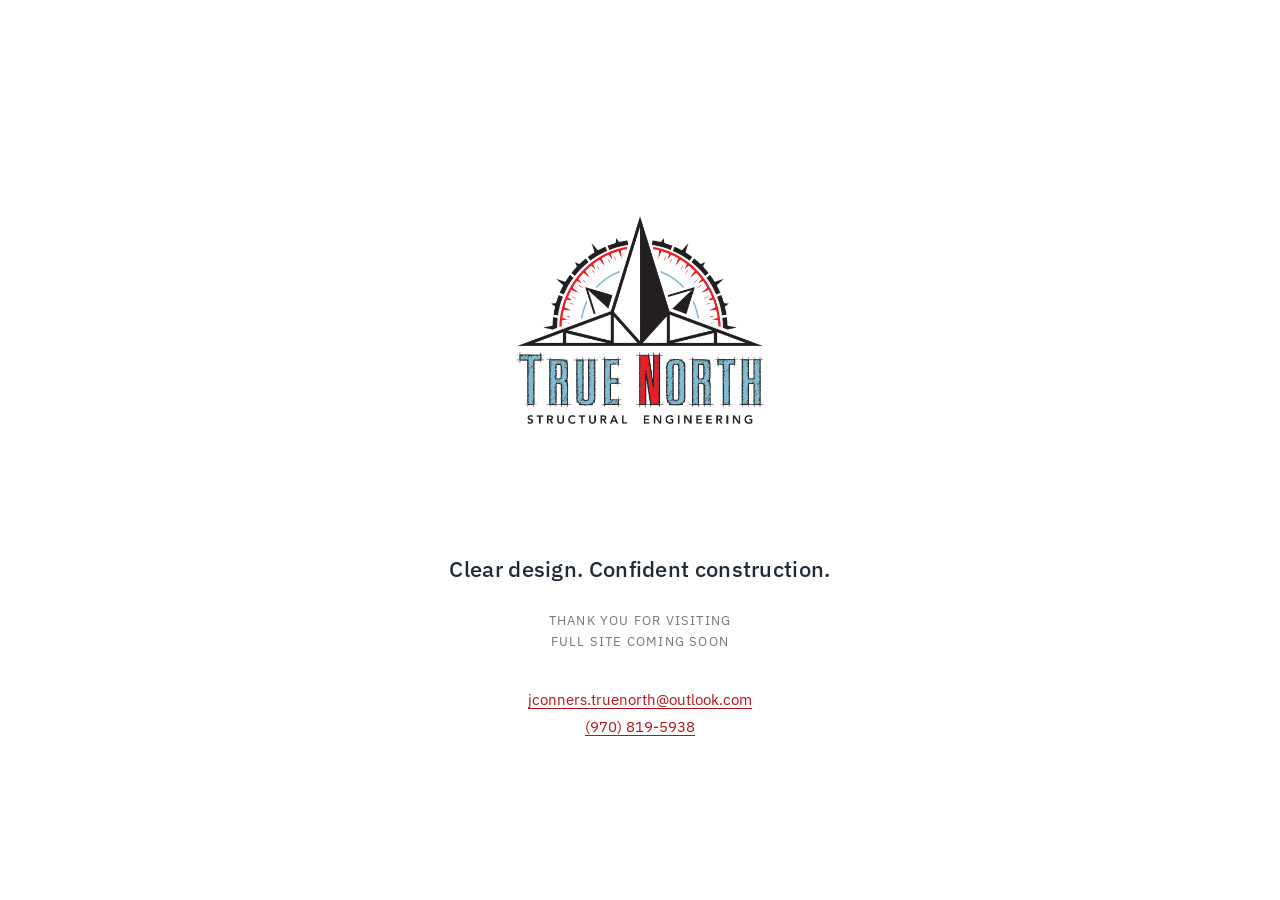
<file: index.html>
<!DOCTYPE html>
<html>
<head>
  <meta charset="UTF-8">
  <title>True North Structural Engineering</title>
  <meta name="viewport" content="width=device-width, initial-scale=1.0">

  <!-- IBM Plex Sans -->
  <link href="https://fonts.googleapis.com/css2?family=IBM+Plex+Sans:wght@400;500&display=swap" rel="stylesheet">

  <style>
    body {
      margin: 0;
      background-color: #ffffff;
      display: flex;
      justify-content: center;
      align-items: center;
      height: 100vh;
      font-family: 'IBM Plex Sans', sans-serif;
      text-align: center;
      color: #1f2a37;
    }

    .container {
      max-width: 720px;
      padding: 20px;
    }

    img {
      max-width: 320px;
      height: auto;
      margin-bottom: 70px;
    }

    .hero {
      font-size: 22px;
      font-weight: 500; /* slightly firmer */
      letter-spacing: 0.3px;
      margin-bottom: 28px;
      color: #1f2a37;
    }

    .note {
      font-size: 13px;
      letter-spacing: 1.2px;
      text-transform: uppercase;
      color: #777;
      line-height: 1.6;
    }

    .contact {
      font-size: 15px;
      line-height: 1.8;
      margin-top: 34px;
    }

    .contact a {
      color: #B0141A;
      text-decoration: underline;
      text-underline-offset: 3px;
    }

    .contact a:hover {
      color: #7f1d1d;
    }
  </style>
</head>

<body>
  <div class="container">
    <img src="assets/images/truenorthlogo-primary.png" alt="True North Structural Engineering Logo">
    <div class="hero">Clear design. Confident construction.</div>
    <div class="note">
      Thank you for visiting<br>
      Full site coming soon
    </div>
    <div class="contact">
      <a href="mailto:jconners.truenorth@outlook.com">jconners.truenorth@outlook.com</a><br>
      <a href="tel:19708195938">(970) 819-5938</a>
    </div>
  </div>
</body>
</html>
</file>
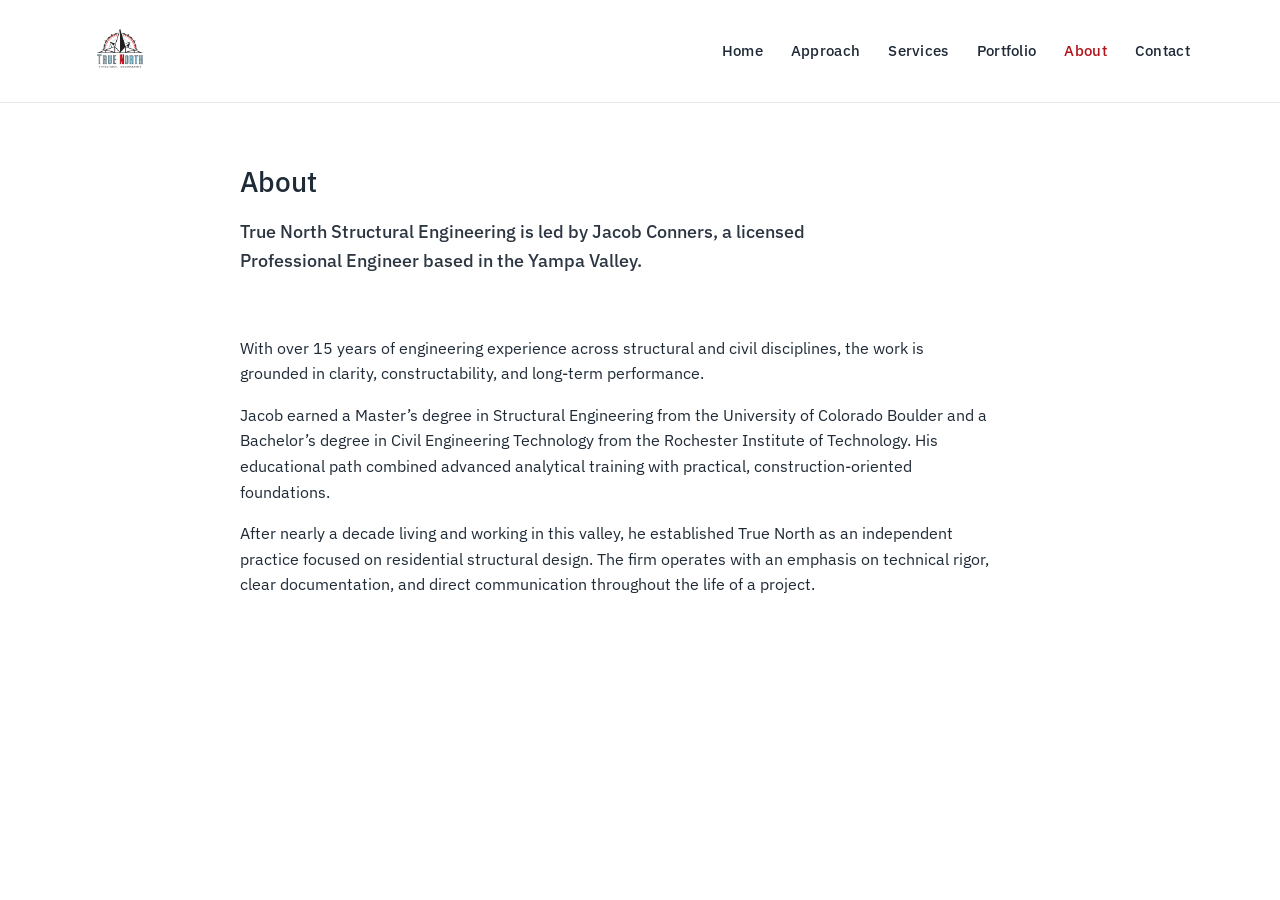
<file: about.html>
<!DOCTYPE html>
<html lang="en">

<head>
    <meta charset="UTF-8">
    <title>About | True North Structural Engineering</title>
    <meta name="viewport" content="width=device-width, initial-scale=1.0">
    <meta name="description"
        content="Learn about Jacob Conners, PE, and the practical, analytical background behind True North Structural Engineering.">
    <link rel="canonical" href="https://truenorthstruct.com/about.html">
    <meta property="og:title" content="About | True North Structural Engineering">
    <meta property="og:description"
        content="A Yampa Valley structural engineering practice led by Jacob Conners, PE, with a focus on clarity, constructability, and long-term performance.">
    <meta property="og:url" content="https://truenorthstruct.com/about.html">
    <meta property="og:type" content="website">
    <meta property="og:site_name" content="True North Structural Engineering">
    <link rel="stylesheet" href="assets/css/styles.css">
</head>

<body>

    <div id="header"></div>

    <main>

        <section class="about-hero">
            <h1>About</h1>
            <p class="about-intro">
                True North Structural Engineering is led by Jacob Conners,
                a licensed Professional Engineer based in the Yampa Valley.
            </p>
        </section>

        <section class="about-body">

            <p>
                With over 15 years of engineering experience across structural and civil disciplines,
                the work is grounded in clarity, constructability, and long-term performance.
            </p>

            <p>
                Jacob earned a Master’s degree in Structural Engineering from the University of Colorado Boulder
                and a Bachelor’s degree in Civil Engineering Technology from the Rochester Institute of Technology.
                His educational path combined advanced analytical training with practical, construction-oriented
                foundations.
            </p>

            <p>
                After nearly a decade living and working in this valley,
                he established True North as an independent practice focused on residential structural design.
                The firm operates with an emphasis on technical rigor, clear documentation,
                and direct communication throughout the life of a project.
            </p>

        </section>

    </main>

    <script src="assets/js/load-header.js"></script>

</body>

</html>
</file>
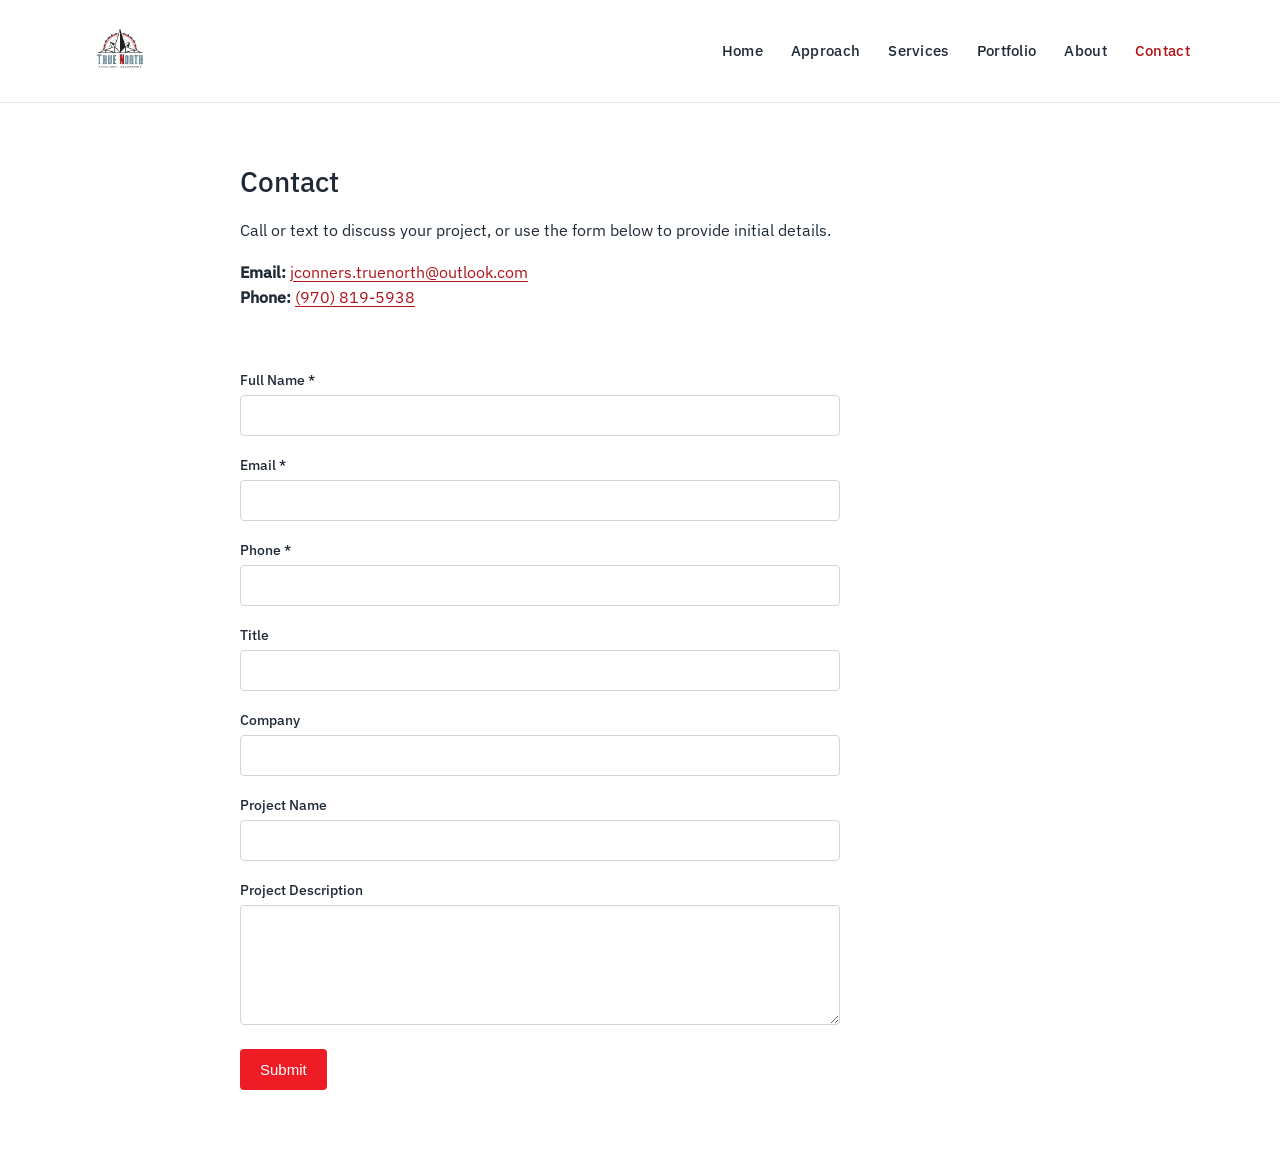
<file: contact.html>
<!DOCTYPE html>
<html lang="en">

<head>
    <meta charset="UTF-8">
    <title>Contact | True North Structural Engineering</title>
    <meta name="viewport" content="width=device-width, initial-scale=1.0">
    <meta name="description"
        content="Contact True North Structural Engineering to discuss residential structural design for homes, remodels, additions, and foundations.">
    <link rel="canonical" href="https://truenorthstruct.com/contact.html">
    <meta property="og:title" content="Contact | True North Structural Engineering">
    <meta property="og:description"
        content="Call, email, or send project details to True North Structural Engineering.">
    <meta property="og:url" content="https://truenorthstruct.com/contact.html">
    <meta property="og:type" content="website">
    <meta property="og:site_name" content="True North Structural Engineering">
    <link rel="stylesheet" href="assets/css/styles.css">
</head>

<body>

    <div id="header"></div>

    <main>

        <section>
            <h1>Contact</h1>

            <p>
                Call or text to discuss your project, or use the form below to provide initial details.
            </p>

            <p>
                <strong>Email:</strong>
                <a href="mailto:jconners.truenorth@outlook.com">
                    jconners.truenorth@outlook.com
                </a>
                <br>
                <strong>Phone:</strong>
                <a href="tel:19708195938">
                    (970) 819-5938
                </a>
            </p>

        </section>

        <section>

            <form action="https://formspree.io/f/mvzvqybz" method="POST">

                <input type="hidden" name="_subject" value="New Inquiry - True North Structural Engineering">
                <input type="hidden" name="_next" value="https://truenorthstruct.com/thank-you.html">

                <div>
                    <label for="name">Full Name *</label>
                    <input id="name" type="text" name="name" required>
                </div>

                <div>
                    <label for="email">Email *</label>
                    <input id="email" type="email" name="email" required>
                </div>

                <div>
                    <label for="phone">Phone *</label>
                    <input id="phone" type="tel" name="phone" required>
                </div>

                <div>
                    <label for="title">Title</label>
                    <input id="title" type="text" name="title">
                </div>

                <div>
                    <label for="company">Company</label>
                    <input id="company" type="text" name="company">
                </div>

                <div>
                    <label for="project">Project Name</label>
                    <input id="project" type="text" name="project">
                </div>

                <div>
                    <label for="message">Project Description</label>
                    <textarea id="message" name="message"></textarea>
                </div>

                <button type="submit">Submit</button>

            </form>

        </section>

    </main>

    <script src="assets/js/load-header.js"></script>

</body>

</html>
</file>
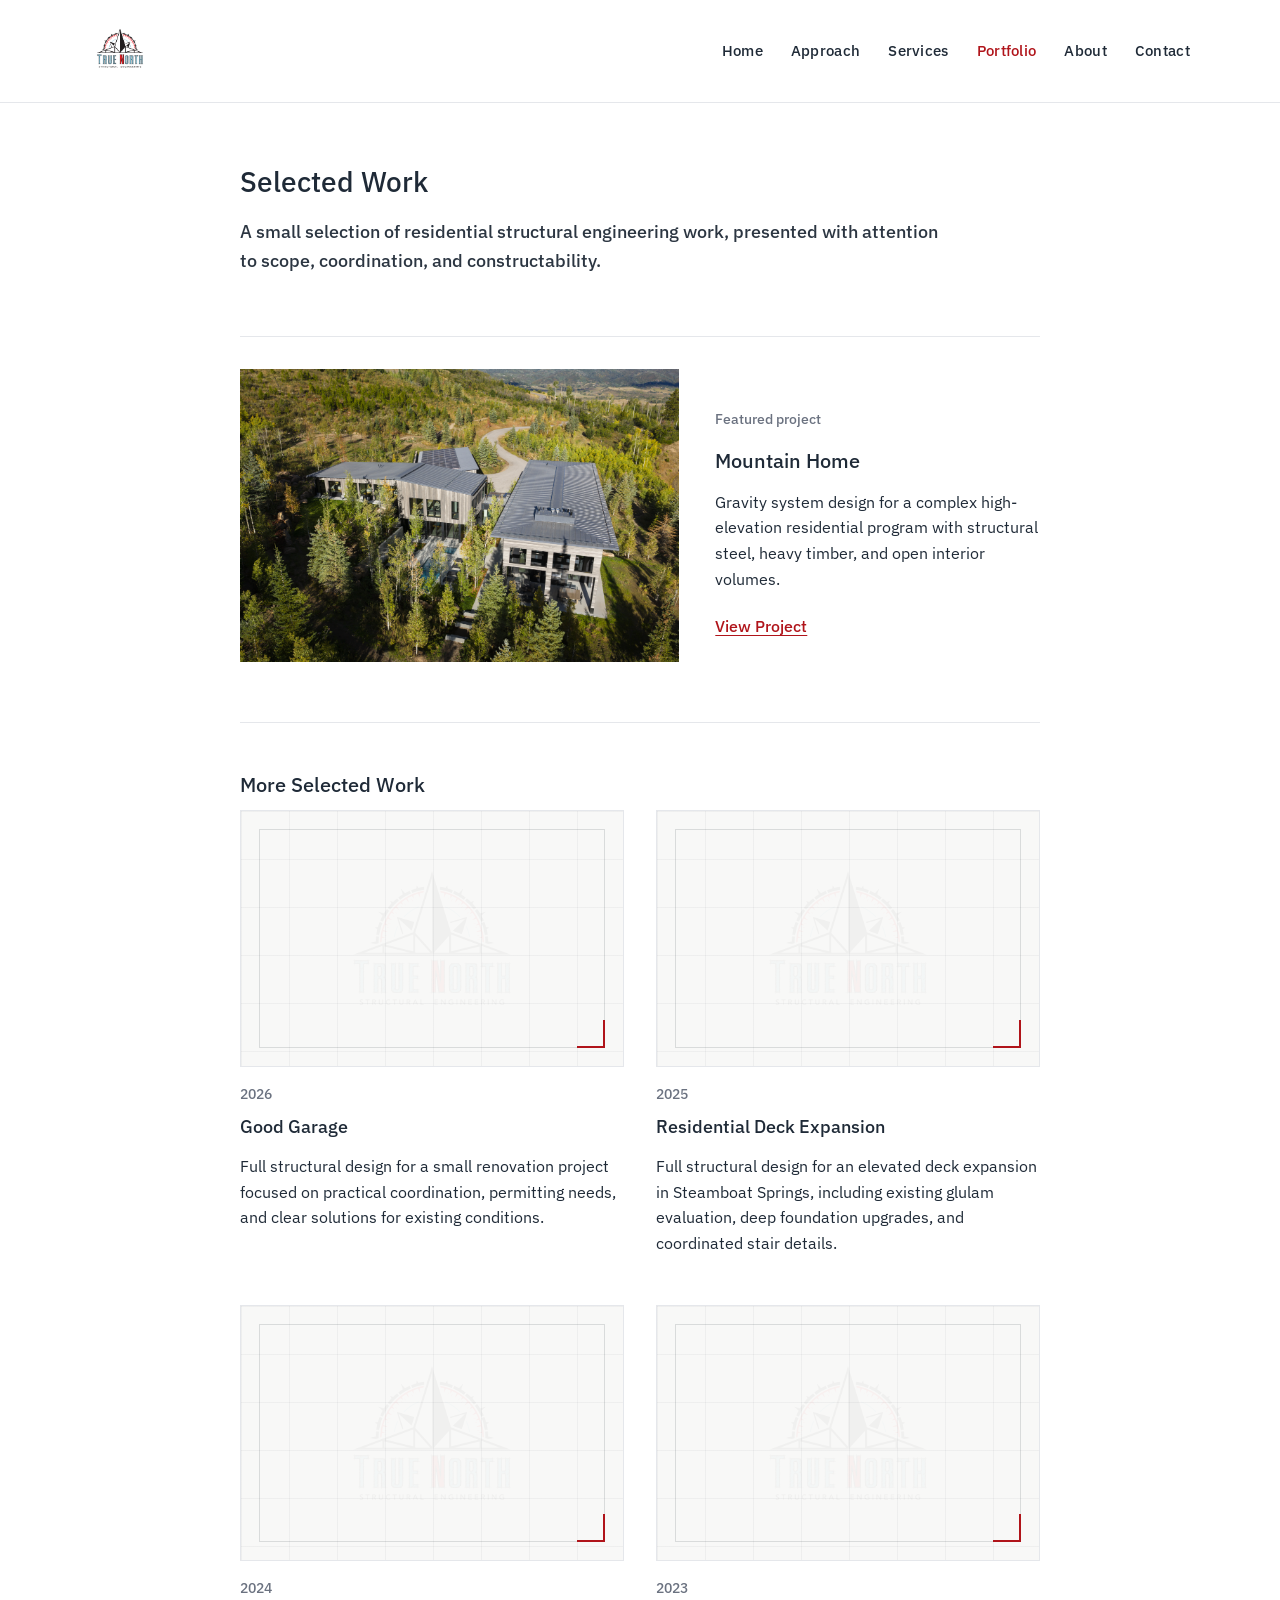
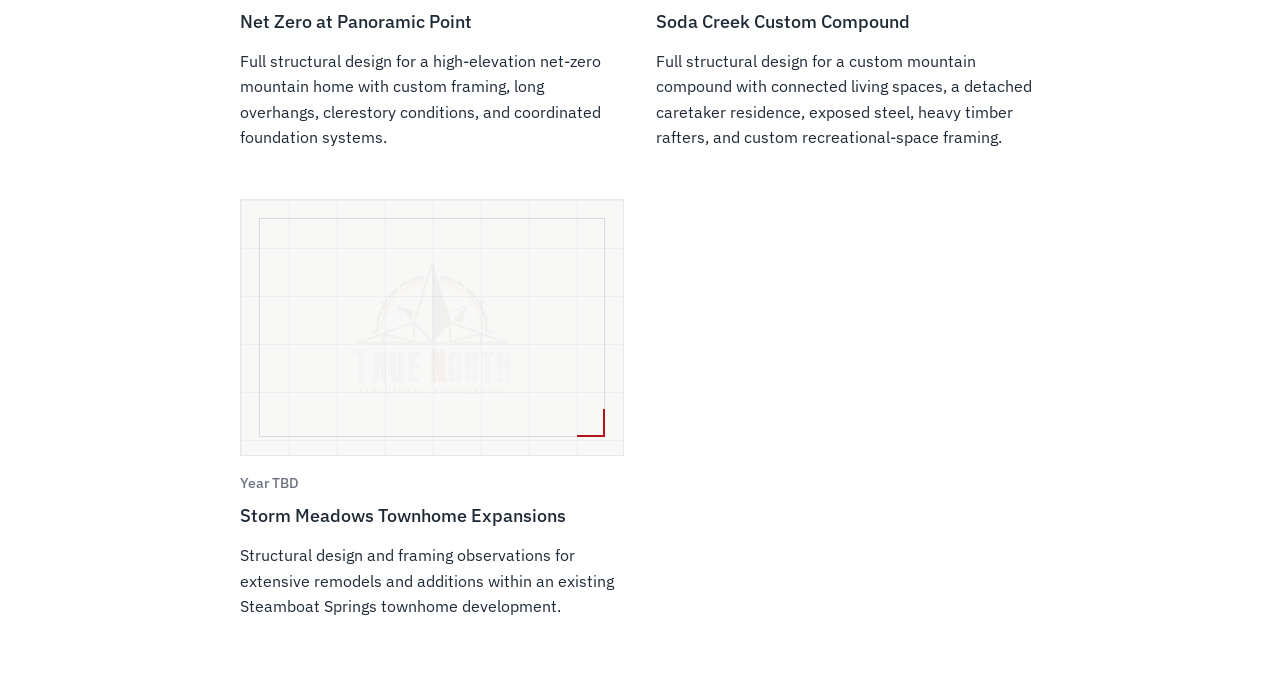
<file: portfolio.html>
<!DOCTYPE html>
<html lang="en">

<head>
    <meta charset="UTF-8">
    <title>Selected Work | True North Structural Engineering</title>
    <meta name="viewport" content="width=device-width, initial-scale=1.0">
    <meta name="description"
        content="Selected structural engineering work by True North Structural Engineering, presented with clear scope, project team context, and NDA-conscious attribution.">
    <link rel="canonical" href="https://truenorthstruct.com/portfolio.html">
    <meta property="og:title" content="Selected Work | True North Structural Engineering">
    <meta property="og:description"
        content="Selected residential structural engineering work with a focus on clarity, constructability, and disciplined project documentation.">
    <meta property="og:url" content="https://truenorthstruct.com/portfolio.html">
    <meta property="og:type" content="website">
    <meta property="og:site_name" content="True North Structural Engineering">
    <link rel="stylesheet" href="assets/css/styles.css">
</head>

<body>

    <div id="header"></div>

    <main>

        <section class="portfolio-hero">
            <h1>Selected Work</h1>
            <p class="portfolio-intro">
                A small selection of residential structural engineering work, presented with attention
                to scope, coordination, and constructability.
            </p>
        </section>

        <section class="portfolio-list" aria-label="Selected projects" data-projects-root>
        </section>

    </main>

    <script src="assets/js/load-header.js"></script>
    <script src="assets/js/projects.js"></script>
    <script src="assets/js/render-portfolio.js"></script>

</body>

</html>
</file>
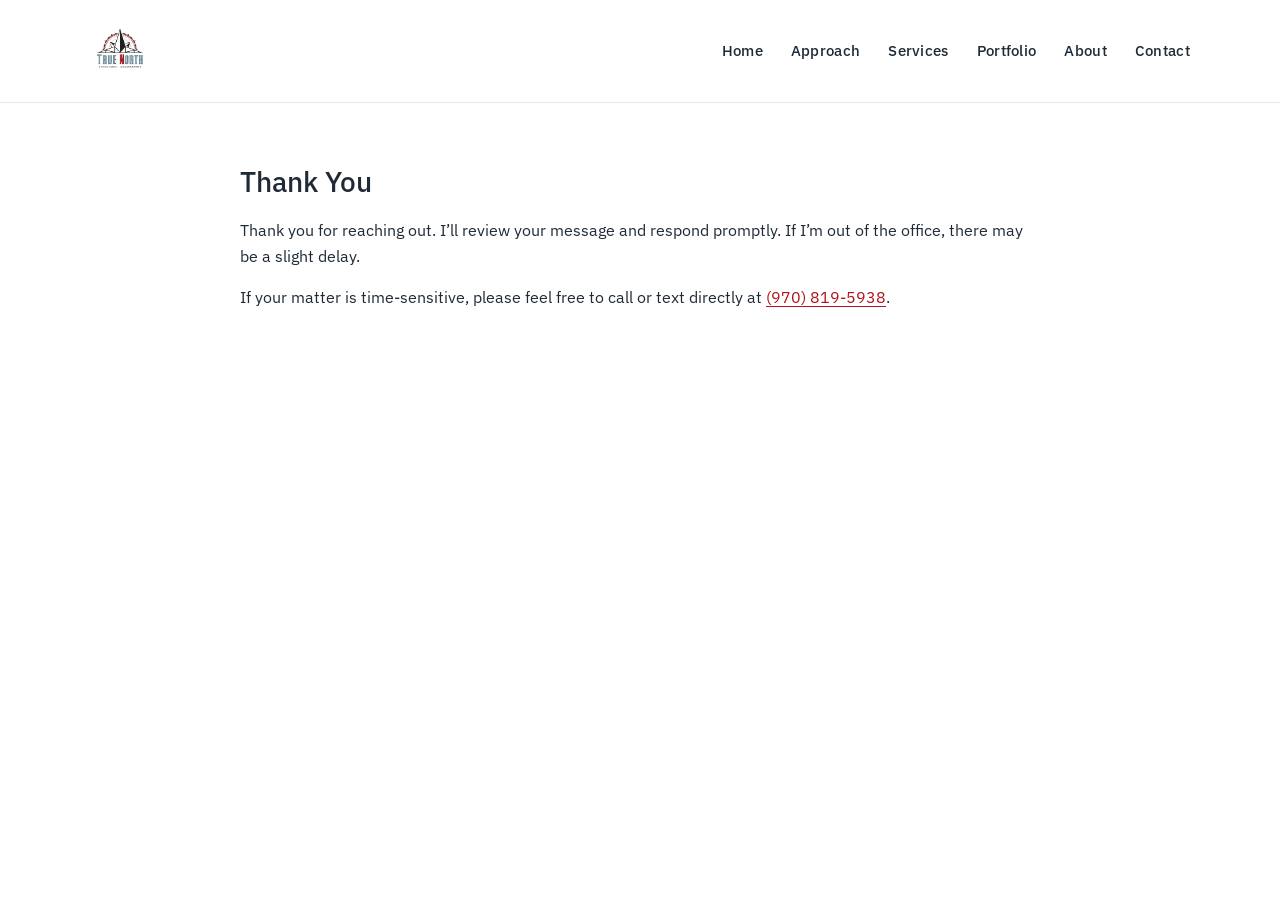
<file: thank-you.html>
<!DOCTYPE html>
<html lang="en">

<head>
    <meta charset="UTF-8">
    <title>Thank You | True North Structural Engineering</title>
    <meta name="viewport" content="width=device-width, initial-scale=1.0">
    <meta name="robots" content="noindex">
    <meta name="description" content="Thank you for contacting True North Structural Engineering.">
    <link rel="canonical" href="https://truenorthstruct.com/thank-you.html">
    <link rel="stylesheet" href="assets/css/styles.css">
</head>

<body>

    <div id="header"></div>

    <main>

        <section>
            <h1>Thank You</h1>

            <p>
                Thank you for reaching out. I’ll review your message and respond promptly.
                If I’m out of the office, there may be a slight delay.
            </p>

            <p>
                If your matter is time-sensitive, please feel free to call or text directly at
                <a href="tel:19708195938">(970) 819-5938</a>.
            </p>

        </section>

    </main>

    <script src="assets/js/load-header.js"></script>

</body>

</html>
</file>
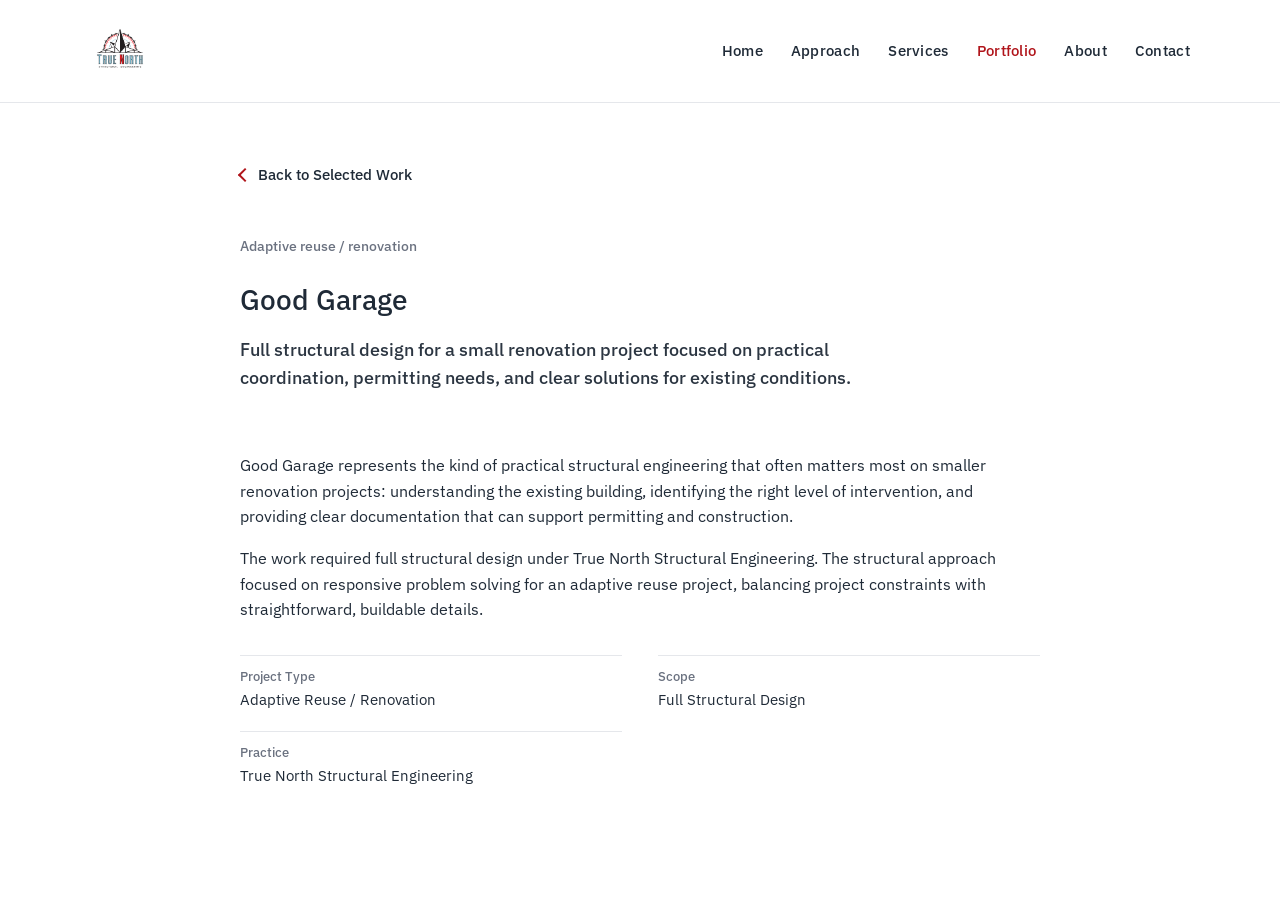
<file: portfolio/good-garage.html>
<!DOCTYPE html>
<html lang="en">

<head>
    <meta charset="UTF-8">
    <title>Good Garage | True North Structural Engineering</title>
    <meta name="viewport" content="width=device-width, initial-scale=1.0">
    <meta name="description"
        content="Full structural design for a small adaptive reuse and renovation project by True North Structural Engineering.">
    <link rel="canonical" href="https://truenorthstruct.com/portfolio/good-garage.html">
    <meta property="og:title" content="Good Garage | True North Structural Engineering">
    <meta property="og:description"
        content="Selected True North work focused on adaptive reuse, practical coordination, permitting needs, and clear solutions for existing conditions.">
    <meta property="og:url" content="https://truenorthstruct.com/portfolio/good-garage.html">
    <meta property="og:type" content="website">
    <meta property="og:site_name" content="True North Structural Engineering">
    <link rel="stylesheet" href="../assets/css/styles.css">
</head>

<body>

    <div id="header"></div>

    <main>

        <p class="breadcrumb"><a href="../portfolio.html">Back to Selected Work</a></p>

        <section class="portfolio-hero">
            <p class="project-eyebrow">Adaptive reuse / renovation</p>
            <h1>Good Garage</h1>
            <p class="portfolio-intro">
                Full structural design for a small renovation project focused on practical coordination,
                permitting needs, and clear solutions for existing conditions.
            </p>
        </section>

        <section class="project-detail" aria-label="Good Garage project details">

            <p>
                Good Garage represents the kind of practical structural engineering that often matters most on
                smaller renovation projects: understanding the existing building, identifying the right level of
                intervention, and providing clear documentation that can support permitting and construction.
            </p>

            <p>
                The work required full structural design under True North Structural Engineering. The structural
                approach focused on responsive problem solving for an adaptive reuse project, balancing project
                constraints with straightforward, buildable details.
            </p>

            <dl class="project-meta">
                <div>
                    <dt>Project Type</dt>
                    <dd>Adaptive Reuse / Renovation</dd>
                </div>

                <div>
                    <dt>Scope</dt>
                    <dd>Full Structural Design</dd>
                </div>

                <div>
                    <dt>Practice</dt>
                    <dd>True North Structural Engineering</dd>
                </div>
            </dl>

        </section>

    </main>

    <script src="../assets/js/load-header.js"></script>

</body>

</html>
</file>
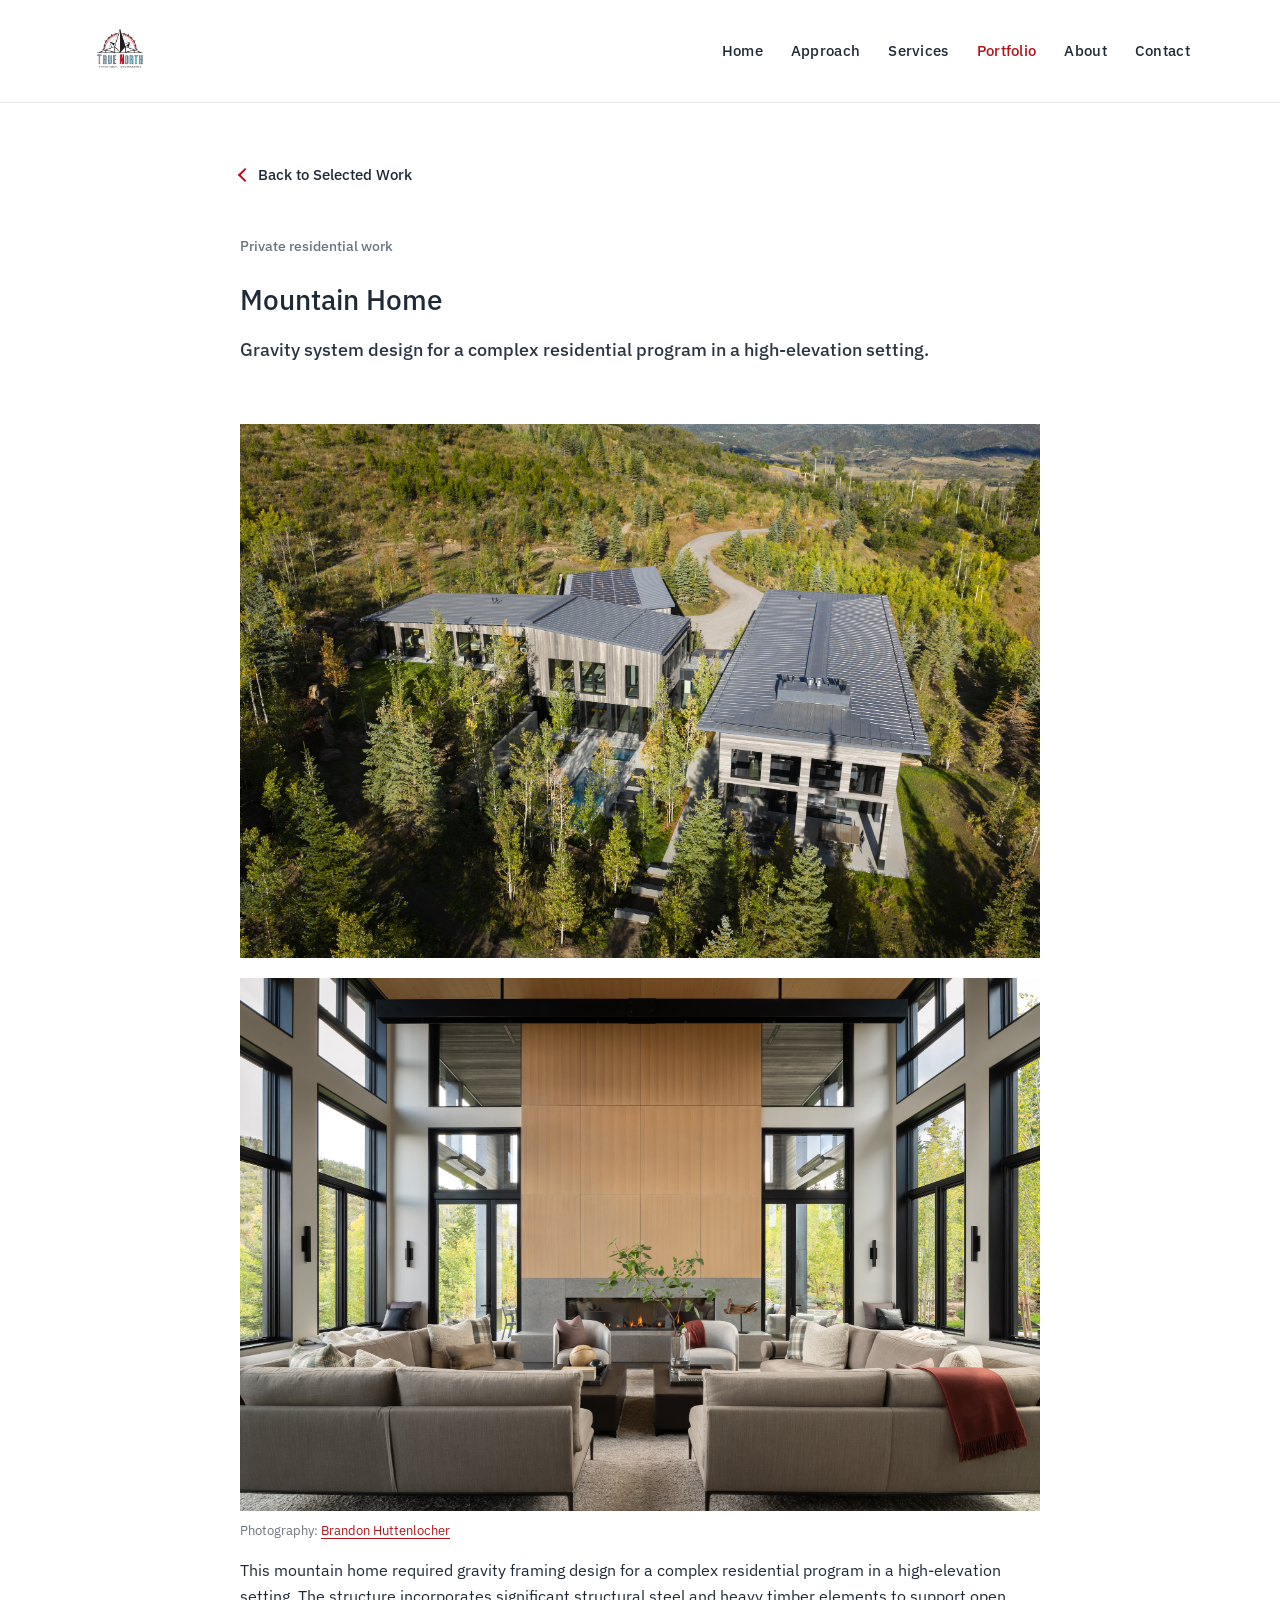
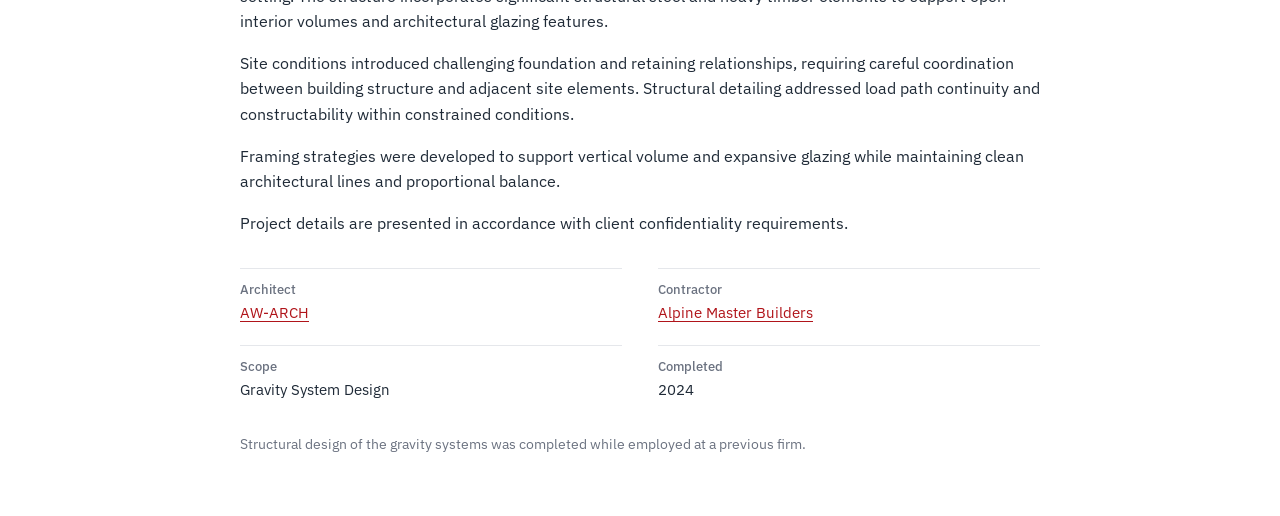
<file: portfolio/mountain-home.html>
<!DOCTYPE html>
<html lang="en">

<head>
    <meta charset="UTF-8">
    <title>Mountain Home | True North Structural Engineering</title>
    <meta name="viewport" content="width=device-width, initial-scale=1.0">
    <meta name="description"
        content="Gravity system design for a mountain home incorporating structural steel, heavy timber, open interior volumes, and architectural glazing features.">
    <link rel="canonical" href="https://truenorthstruct.com/portfolio/mountain-home.html">
    <meta property="og:title" content="Mountain Home | True North Structural Engineering">
    <meta property="og:description"
        content="Selected residential structural engineering work involving structural steel, heavy timber, foundation coordination, and clear load path detailing.">
    <meta property="og:url" content="https://truenorthstruct.com/portfolio/mountain-home.html">
    <meta property="og:type" content="website">
    <meta property="og:site_name" content="True North Structural Engineering">
    <link rel="stylesheet" href="../assets/css/styles.css">
</head>

<body>

    <div id="header"></div>

    <main>

        <p class="breadcrumb"><a href="../portfolio.html">Back to Selected Work</a></p>

        <section class="portfolio-hero">
            <p class="project-eyebrow">Private residential work</p>
            <h1>Mountain Home</h1>
            <p class="portfolio-intro">
                Gravity system design for a complex residential program in a high-elevation setting.
            </p>
        </section>

        <section class="project-detail" aria-label="Mountain Home project details">

            <figure class="project-media project-media-primary">
                <img src="../assets/images/MountainHouse_Huttenlocher_WebRes_002.jpg"
                    alt="Exterior view of a mountain home." width="2500" height="1667">
            </figure>

            <div class="project-gallery" aria-label="Project photography">
                <figure class="project-media">
                    <img src="../assets/images/MountainHouse_Huttenlocher_WebRes_037.jpg"
                        alt="Interior great room of a mountain home." width="2500" height="1667" loading="lazy">
                </figure>
            </div>

            <p class="photo-credit">Photography: <a href="https://www.brandonhuttenlocher.com/">Brandon
                    Huttenlocher</a></p>

            <p>
                This mountain home required gravity framing design for a complex residential program in a
                high-elevation setting. The structure incorporates significant structural steel and heavy timber
                elements to support open interior volumes and architectural glazing features.
            </p>

            <p>
                Site conditions introduced challenging foundation and retaining relationships, requiring careful
                coordination between building structure and adjacent site elements. Structural detailing addressed
                load path continuity and constructability within constrained conditions.
            </p>

            <p>
                Framing strategies were developed to support vertical volume and expansive glazing while maintaining
                clean architectural lines and proportional balance.
            </p>

            <p>
                Project details are presented in accordance with client confidentiality requirements.
            </p>

            <dl class="project-meta">
                <div>
                    <dt>Architect</dt>
                    <dd><a href="https://www.aw-arch.com/">AW-ARCH</a></dd>
                </div>

                <div>
                    <dt>Contractor</dt>
                    <dd><a href="https://alpinemasterbuilders.com/">Alpine Master Builders</a></dd>
                </div>

                <div>
                    <dt>Scope</dt>
                    <dd>Gravity System Design</dd>
                </div>

                <div>
                    <dt>Completed</dt>
                    <dd>2024</dd>
                </div>
            </dl>

            <p class="project-note">
                Structural design of the gravity systems was completed while employed at a previous firm.
            </p>

        </section>

    </main>

    <script src="../assets/js/load-header.js"></script>

</body>

</html>
</file>
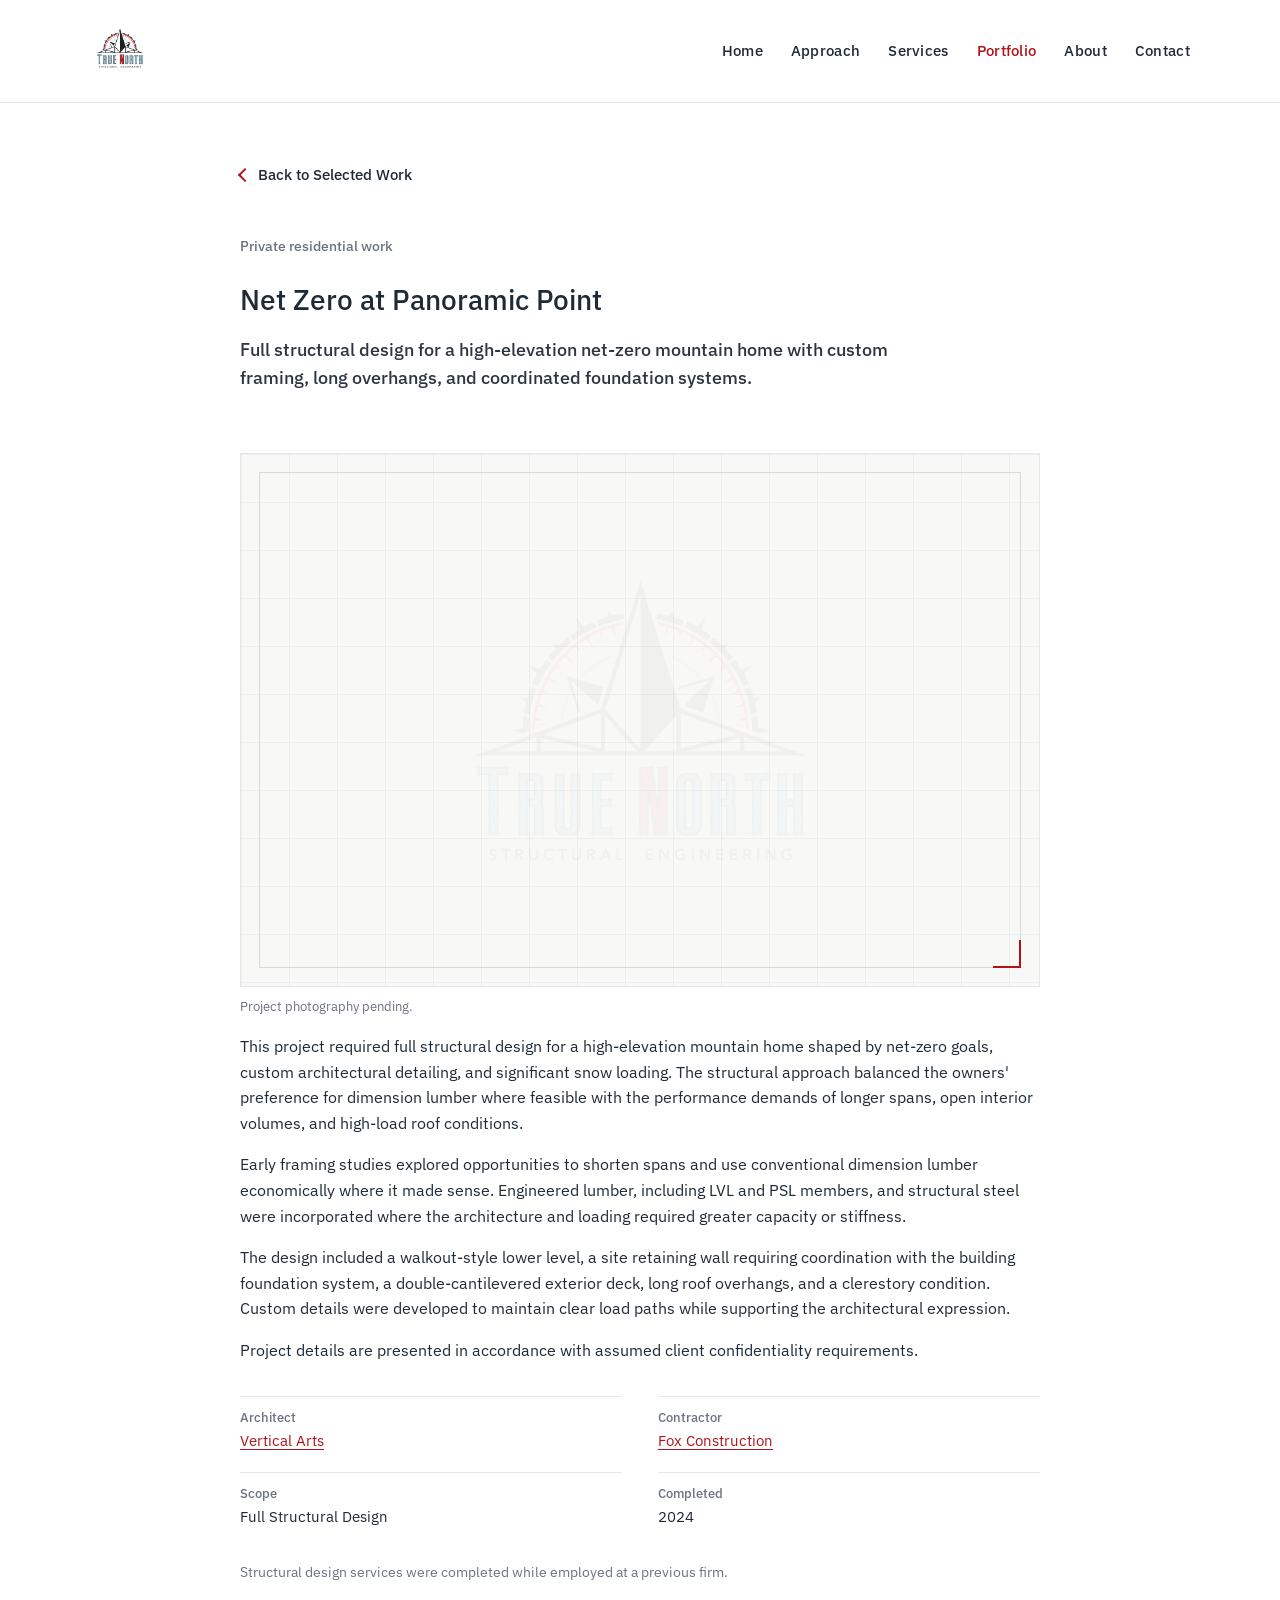
<file: portfolio/net-zero-panoramic-point.html>
<!DOCTYPE html>
<html lang="en">

<head>
    <meta charset="UTF-8">
    <title>Net Zero at Panoramic Point | True North Structural Engineering</title>
    <meta name="viewport" content="width=device-width, initial-scale=1.0">
    <meta name="description"
        content="Full structural design for a high-elevation net-zero mountain home with custom framing, long roof overhangs, a clerestory, and coordinated foundation systems.">
    <link rel="canonical" href="https://truenorthstruct.com/portfolio/net-zero-panoramic-point.html">
    <meta property="og:title" content="Net Zero at Panoramic Point | True North Structural Engineering">
    <meta property="og:description"
        content="Selected residential structural engineering work balancing net-zero design goals, high-elevation loading, dimension-lumber preferences, and custom architectural conditions.">
    <meta property="og:url" content="https://truenorthstruct.com/portfolio/net-zero-panoramic-point.html">
    <meta property="og:type" content="website">
    <meta property="og:site_name" content="True North Structural Engineering">
    <link rel="stylesheet" href="../assets/css/styles.css">
</head>

<body>

    <div id="header"></div>

    <main>

        <p class="breadcrumb"><a href="../portfolio.html">Back to Selected Work</a></p>

        <section class="portfolio-hero">
            <p class="project-eyebrow">Private residential work</p>
            <h1>Net Zero at Panoramic Point</h1>
            <p class="portfolio-intro">
                Full structural design for a high-elevation net-zero mountain home with custom framing,
                long overhangs, and coordinated foundation systems.
            </p>
        </section>

        <section class="project-detail" aria-label="Net Zero at Panoramic Point project details">

            <figure class="project-media project-media-primary project-media-placeholder project-detail-placeholder"
                role="img" aria-label="Project photography pending.">
                <span aria-hidden="true"></span>
            </figure>

            <p class="photo-credit">Project photography pending.</p>

            <p>
                This project required full structural design for a high-elevation mountain home shaped by net-zero
                goals, custom architectural detailing, and significant snow loading. The structural approach balanced
                the owners' preference for dimension lumber where feasible with the performance demands of longer
                spans, open interior volumes, and high-load roof conditions.
            </p>

            <p>
                Early framing studies explored opportunities to shorten spans and use conventional dimension lumber
                economically where it made sense. Engineered lumber, including LVL and PSL members, and structural
                steel were incorporated where the architecture and loading required greater capacity or stiffness.
            </p>

            <p>
                The design included a walkout-style lower level, a site retaining wall requiring coordination with
                the building foundation system, a double-cantilevered exterior deck, long roof overhangs, and a
                clerestory condition. Custom details were developed to maintain clear load paths while supporting
                the architectural expression.
            </p>

            <p>
                Project details are presented in accordance with assumed client confidentiality requirements.
            </p>

            <dl class="project-meta">
                <div>
                    <dt>Architect</dt>
                    <dd><a href="https://vertical-arts.com/">Vertical Arts</a></dd>
                </div>

                <div>
                    <dt>Contractor</dt>
                    <dd><a href="https://fox-construction.com/">Fox Construction</a></dd>
                </div>

                <div>
                    <dt>Scope</dt>
                    <dd>Full Structural Design</dd>
                </div>

                <div>
                    <dt>Completed</dt>
                    <dd>2024</dd>
                </div>
            </dl>

            <p class="project-note">
                Structural design services were completed while employed at a previous firm.
            </p>

        </section>

    </main>

    <script src="../assets/js/load-header.js"></script>

</body>

</html>
</file>
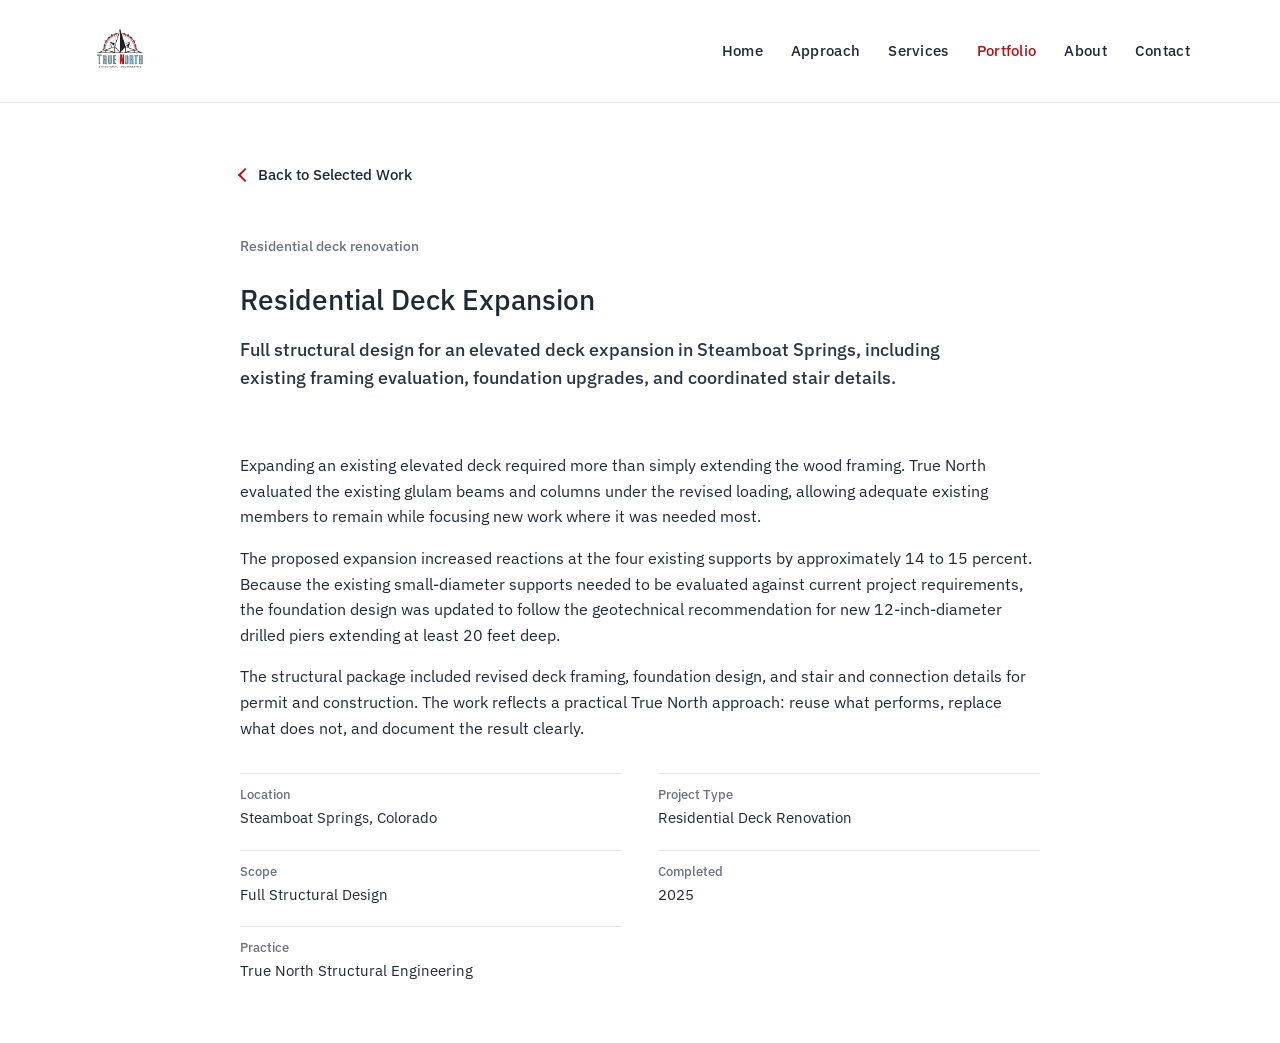
<file: portfolio/residential-deck-expansion.html>
<!DOCTYPE html>
<html lang="en">

<head>
    <meta charset="UTF-8">
    <title>Residential Deck Expansion | True North Structural Engineering</title>
    <meta name="viewport" content="width=device-width, initial-scale=1.0">
    <meta name="description"
        content="Full structural design for an elevated residential deck expansion in Steamboat Springs, including existing glulam evaluation, deep foundation upgrades, and stair coordination.">
    <link rel="canonical" href="https://truenorthstruct.com/portfolio/residential-deck-expansion.html">
    <meta property="og:title" content="Residential Deck Expansion | True North Structural Engineering">
    <meta property="og:description"
        content="Selected True North work involving an elevated residential deck expansion, existing glulam evaluation, drilled pier foundations, and permit-ready structural drawings.">
    <meta property="og:url" content="https://truenorthstruct.com/portfolio/residential-deck-expansion.html">
    <meta property="og:type" content="website">
    <meta property="og:site_name" content="True North Structural Engineering">
    <link rel="stylesheet" href="../assets/css/styles.css">
</head>

<body>

    <div id="header"></div>

    <main>

        <p class="breadcrumb"><a href="../portfolio.html">Back to Selected Work</a></p>

        <section class="portfolio-hero">
            <p class="project-eyebrow">Residential deck renovation</p>
            <h1>Residential Deck Expansion</h1>
            <p class="portfolio-intro">
                Full structural design for an elevated deck expansion in Steamboat Springs, including existing
                framing evaluation, foundation upgrades, and coordinated stair details.
            </p>
        </section>

        <section class="project-detail" aria-label="Residential Deck Expansion project details">

            <p>
                Expanding an existing elevated deck required more than simply extending the wood framing. True North
                evaluated the existing glulam beams and columns under the revised loading, allowing adequate existing
                members to remain while focusing new work where it was needed most.
            </p>

            <p>
                The proposed expansion increased reactions at the four existing supports by approximately 14 to 15
                percent. Because the existing small-diameter supports needed to be evaluated against current project
                requirements, the foundation design was updated to follow the geotechnical recommendation for new
                12-inch-diameter drilled piers extending at least 20 feet deep.
            </p>

            <p>
                The structural package included revised deck framing, foundation design, and stair and connection
                details for permit and construction. The work reflects a practical True North approach: reuse what
                performs, replace what does not, and document the result clearly.
            </p>

            <dl class="project-meta">
                <div>
                    <dt>Location</dt>
                    <dd>Steamboat Springs, Colorado</dd>
                </div>

                <div>
                    <dt>Project Type</dt>
                    <dd>Residential Deck Renovation</dd>
                </div>

                <div>
                    <dt>Scope</dt>
                    <dd>Full Structural Design</dd>
                </div>

                <div>
                    <dt>Completed</dt>
                    <dd>2025</dd>
                </div>

                <div>
                    <dt>Practice</dt>
                    <dd>True North Structural Engineering</dd>
                </div>
            </dl>

        </section>

    </main>

    <script src="../assets/js/load-header.js"></script>

</body>

</html>
</file>
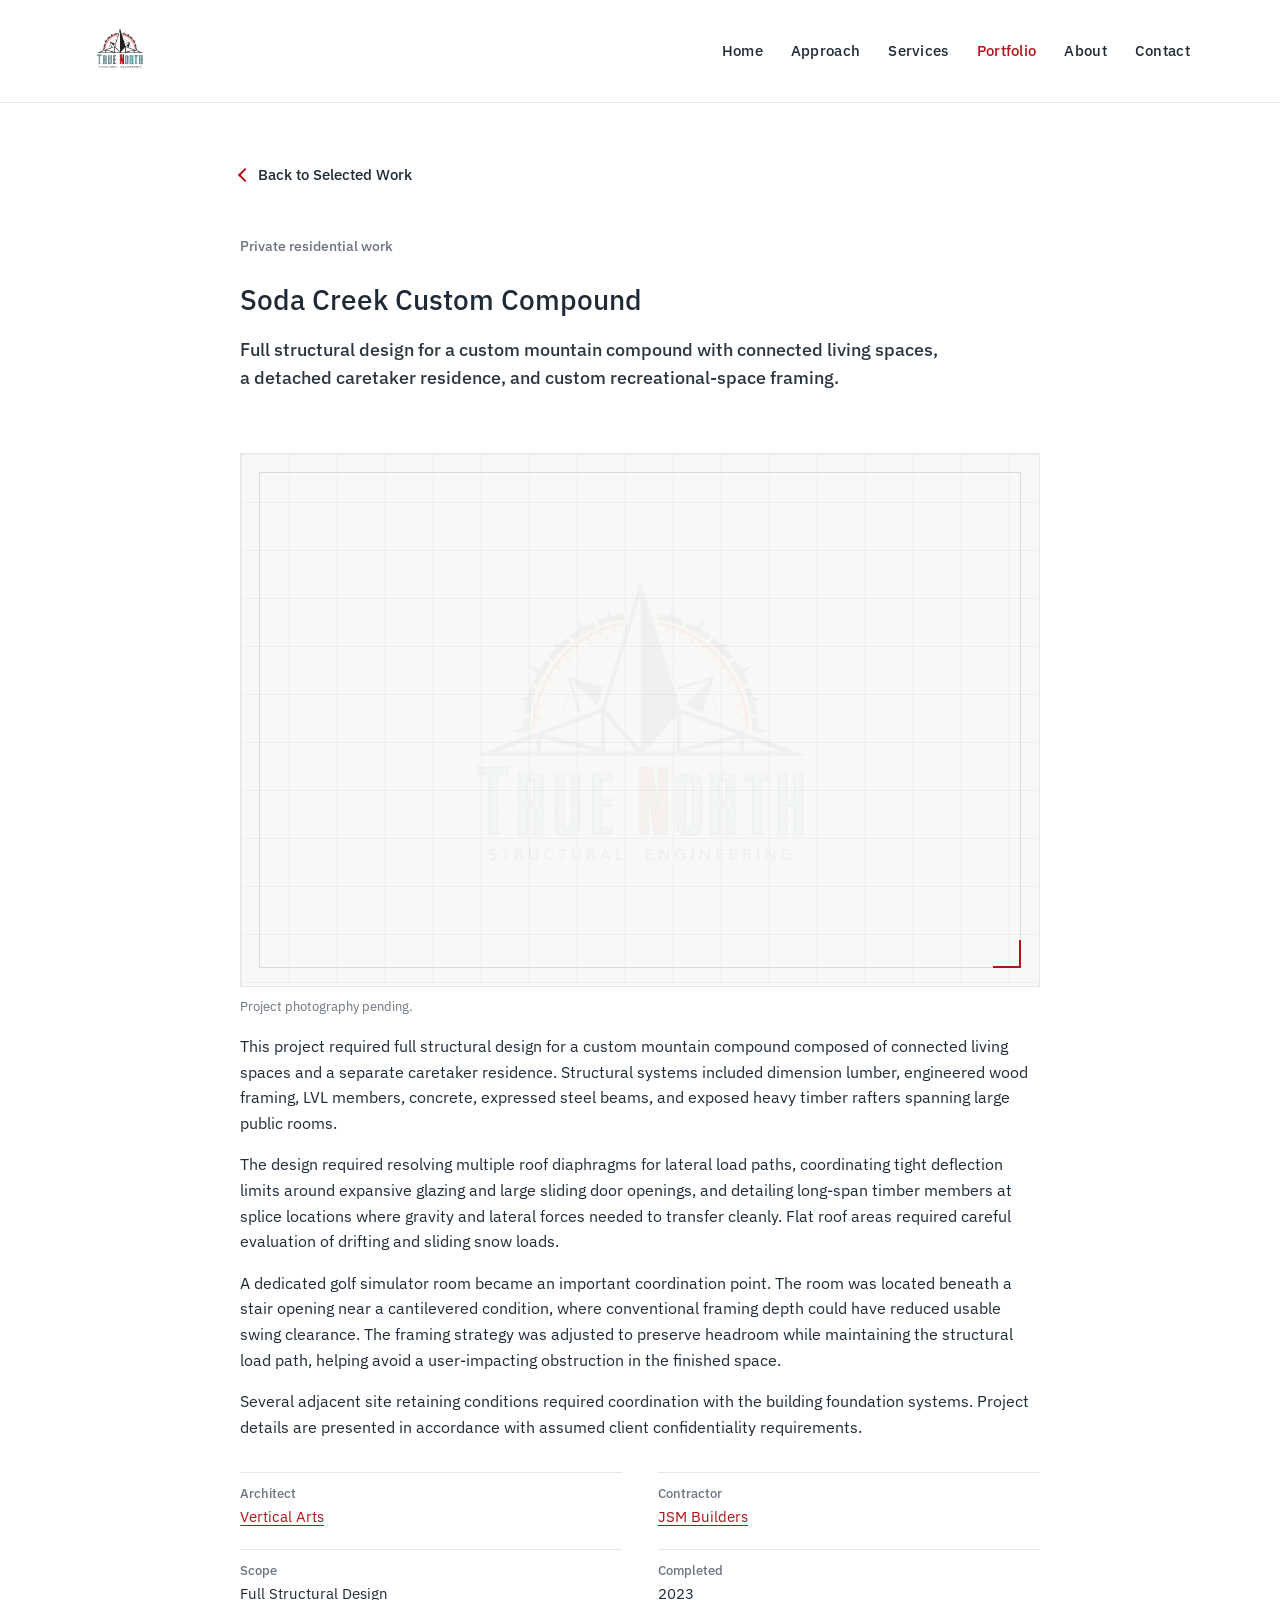
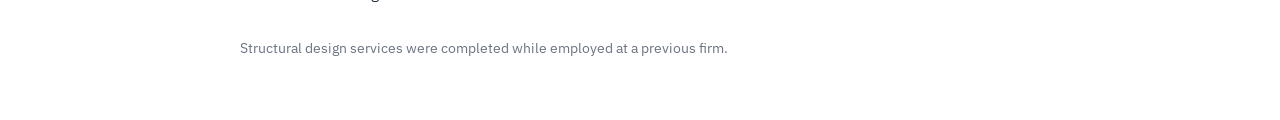
<file: portfolio/soda-creek-compound.html>
<!DOCTYPE html>
<html lang="en">

<head>
    <meta charset="UTF-8">
    <title>Soda Creek Custom Compound | True North Structural Engineering</title>
    <meta name="viewport" content="width=device-width, initial-scale=1.0">
    <meta name="description"
        content="Full structural design for a custom mountain compound with exposed steel, heavy timber rafters, multiple roof diaphragms, and custom recreational-space framing.">
    <link rel="canonical" href="https://truenorthstruct.com/portfolio/soda-creek-compound.html">
    <meta property="og:title" content="Soda Creek Custom Compound | True North Structural Engineering">
    <meta property="og:description"
        content="Selected residential structural engineering work involving multiple roof diaphragms, exposed steel, heavy timber rafters, tight deflection limits, and custom golf simulator room coordination.">
    <meta property="og:url" content="https://truenorthstruct.com/portfolio/soda-creek-compound.html">
    <meta property="og:type" content="website">
    <meta property="og:site_name" content="True North Structural Engineering">
    <link rel="stylesheet" href="../assets/css/styles.css">
</head>

<body>

    <div id="header"></div>

    <main>

        <p class="breadcrumb"><a href="../portfolio.html">Back to Selected Work</a></p>

        <section class="portfolio-hero">
            <p class="project-eyebrow">Private residential work</p>
            <h1>Soda Creek Custom Compound</h1>
            <p class="portfolio-intro">
                Full structural design for a custom mountain compound with connected living spaces,
                a detached caretaker residence, and custom recreational-space framing.
            </p>
        </section>

        <section class="project-detail" aria-label="Soda Creek Custom Compound project details">

            <figure class="project-media project-media-primary project-media-placeholder project-detail-placeholder"
                role="img" aria-label="Project photography pending.">
                <span aria-hidden="true"></span>
            </figure>

            <p class="photo-credit">Project photography pending.</p>

            <p>
                This project required full structural design for a custom mountain compound composed of connected
                living spaces and a separate caretaker residence. Structural systems included dimension lumber,
                engineered wood framing, LVL members, concrete, expressed steel beams, and exposed heavy timber
                rafters spanning large public rooms.
            </p>

            <p>
                The design required resolving multiple roof diaphragms for lateral load paths, coordinating tight
                deflection limits around expansive glazing and large sliding door openings, and detailing long-span
                timber members at splice locations where gravity and lateral forces needed to transfer cleanly.
                Flat roof areas required careful evaluation of drifting and sliding snow loads.
            </p>

            <p>
                A dedicated golf simulator room became an important coordination point. The room was located beneath
                a stair opening near a cantilevered condition, where conventional framing depth could have reduced
                usable swing clearance. The framing strategy was adjusted to preserve headroom while maintaining the
                structural load path, helping avoid a user-impacting obstruction in the finished space.
            </p>

            <p>
                Several adjacent site retaining conditions required coordination with the building foundation systems.
                Project details are presented in accordance with assumed client confidentiality requirements.
            </p>

            <dl class="project-meta">
                <div>
                    <dt>Architect</dt>
                    <dd><a href="https://vertical-arts.com/">Vertical Arts</a></dd>
                </div>

                <div>
                    <dt>Contractor</dt>
                    <dd><a href="https://www.jsmbuilders.com/">JSM Builders</a></dd>
                </div>

                <div>
                    <dt>Scope</dt>
                    <dd>Full Structural Design</dd>
                </div>

                <div>
                    <dt>Completed</dt>
                    <dd>2023</dd>
                </div>
            </dl>

            <p class="project-note">
                Structural design services were completed while employed at a previous firm.
            </p>

        </section>

    </main>

    <script src="../assets/js/load-header.js"></script>

</body>

</html>
</file>
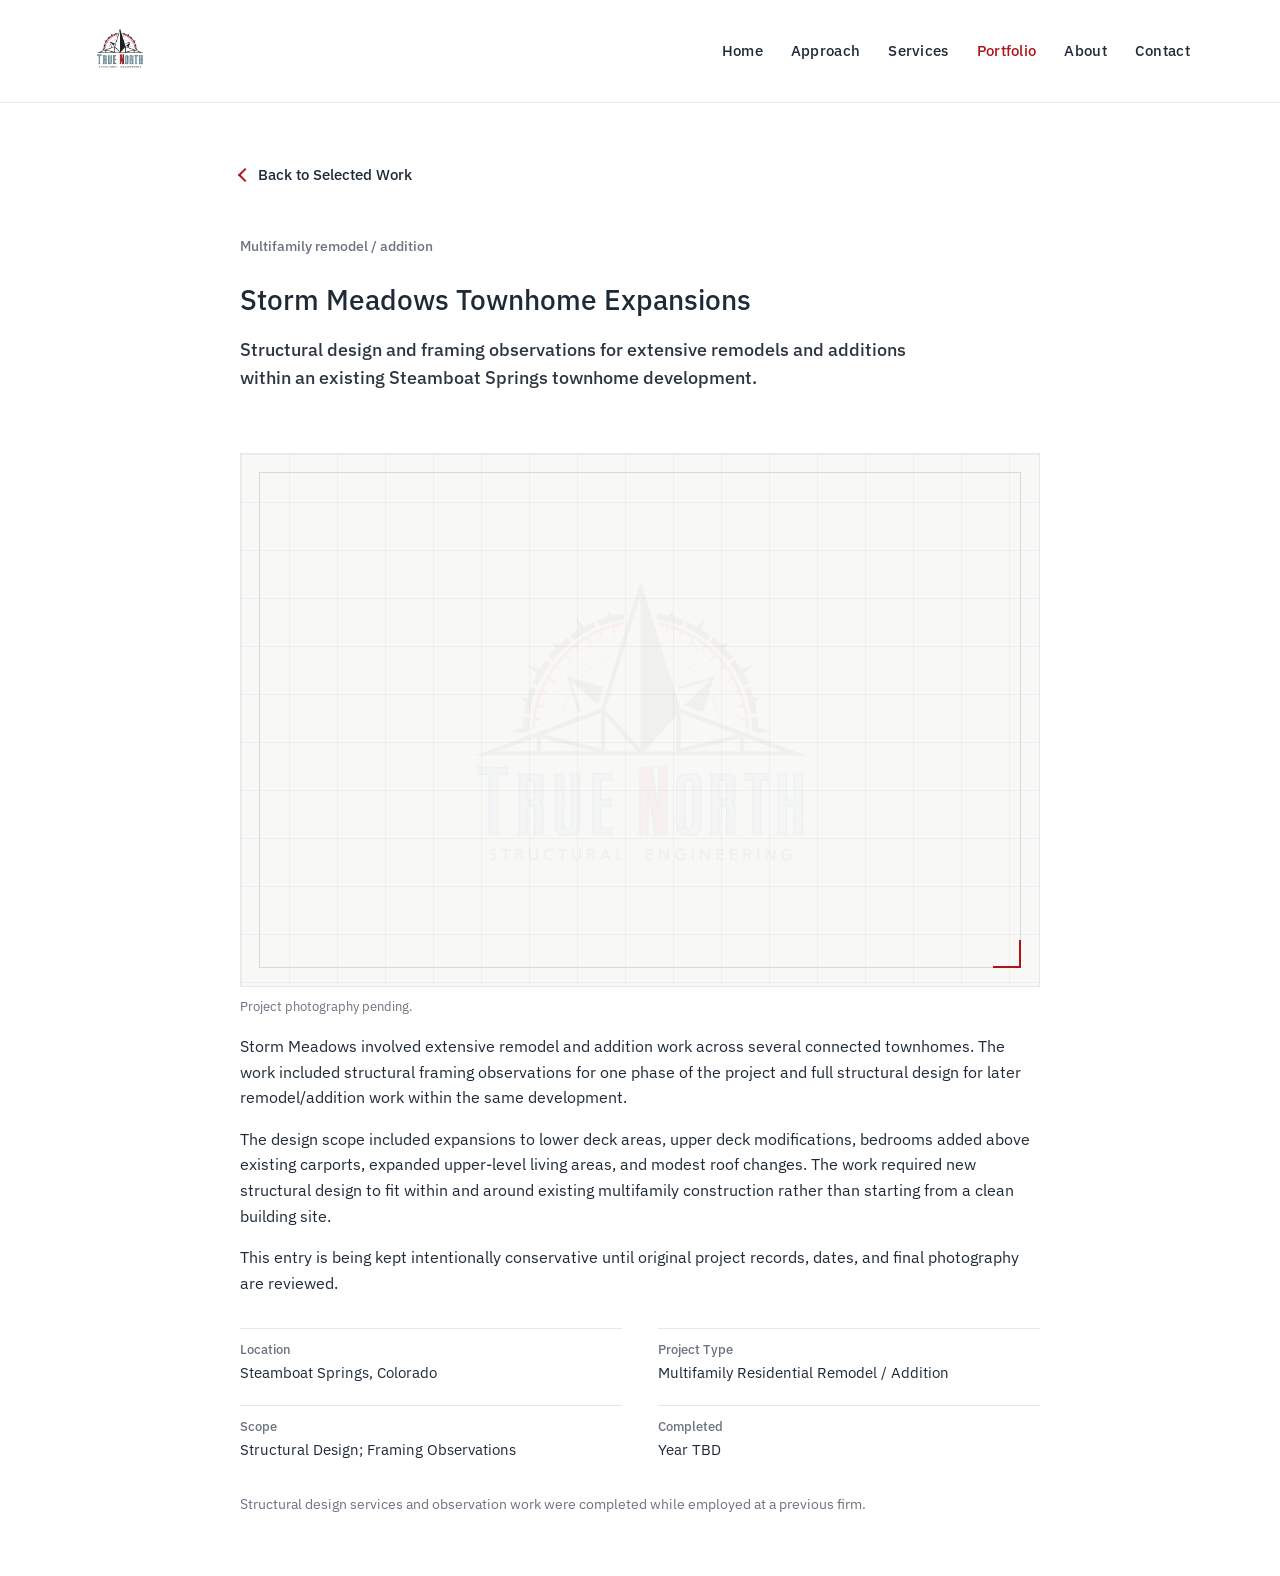
<file: portfolio/storm-meadows-townhome-expansions.html>
<!DOCTYPE html>
<html lang="en">

<head>
    <meta charset="UTF-8">
    <title>Storm Meadows Townhome Expansions | True North Structural Engineering</title>
    <meta name="viewport" content="width=device-width, initial-scale=1.0">
    <meta name="description"
        content="Structural design and framing observations for extensive remodels and additions within an existing Steamboat Springs townhome development.">
    <link rel="canonical" href="https://truenorthstruct.com/portfolio/storm-meadows-townhome-expansions.html">
    <meta property="og:title" content="Storm Meadows Townhome Expansions | True North Structural Engineering">
    <meta property="og:description"
        content="Selected previous-firm work involving extensive remodels and additions within an existing mountain townhome development.">
    <meta property="og:url" content="https://truenorthstruct.com/portfolio/storm-meadows-townhome-expansions.html">
    <meta property="og:type" content="website">
    <meta property="og:site_name" content="True North Structural Engineering">
    <link rel="stylesheet" href="../assets/css/styles.css">
</head>

<body>

    <div id="header"></div>

    <main>

        <p class="breadcrumb"><a href="../portfolio.html">Back to Selected Work</a></p>

        <section class="portfolio-hero">
            <p class="project-eyebrow">Multifamily remodel / addition</p>
            <h1>Storm Meadows Townhome Expansions</h1>
            <p class="portfolio-intro">
                Structural design and framing observations for extensive remodels and additions within an
                existing Steamboat Springs townhome development.
            </p>
        </section>

        <section class="project-detail" aria-label="Storm Meadows Townhome Expansions project details">

            <figure class="project-media project-media-primary project-media-placeholder project-detail-placeholder"
                role="img" aria-label="Project photography pending.">
                <span aria-hidden="true"></span>
            </figure>

            <p class="photo-credit">Project photography pending.</p>

            <p>
                Storm Meadows involved extensive remodel and addition work across several connected townhomes.
                The work included structural framing observations for one phase of the project and full structural
                design for later remodel/addition work within the same development.
            </p>

            <p>
                The design scope included expansions to lower deck areas, upper deck modifications, bedrooms added
                above existing carports, expanded upper-level living areas, and modest roof changes. The work required
                new structural design to fit within and around existing multifamily construction rather than starting
                from a clean building site.
            </p>

            <p>
                This entry is being kept intentionally conservative until original project records, dates, and final
                photography are reviewed.
            </p>

            <dl class="project-meta">
                <div>
                    <dt>Location</dt>
                    <dd>Steamboat Springs, Colorado</dd>
                </div>

                <div>
                    <dt>Project Type</dt>
                    <dd>Multifamily Residential Remodel / Addition</dd>
                </div>

                <div>
                    <dt>Scope</dt>
                    <dd>Structural Design; Framing Observations</dd>
                </div>

                <div>
                    <dt>Completed</dt>
                    <dd>Year TBD</dd>
                </div>
            </dl>

            <p class="project-note">
                Structural design services and observation work were completed while employed at a previous firm.
            </p>

        </section>

    </main>

    <script src="../assets/js/load-header.js"></script>

</body>

</html>
</file>
<file: assets/css/styles.css>
/* ===== Base Typography ===== */

@font-face {
    font-family: 'IBM Plex Sans';
    src: url('../fonts/IBMPlexSans-Regular.woff2') format('woff2');
    font-weight: 400;
}

@font-face {
    font-family: 'IBM Plex Sans';
    src: url('../fonts/IBMPlexSans-Medium.woff2') format('woff2');
    font-weight: 500;
}

body {
    margin: 0;
    font-family: 'IBM Plex Sans', sans-serif;
    color: #1f2a37;
    background-color: #ffffff;
}

/* ===== Header ===== */

.site-header {
    background-color: #ffffff;
    position: sticky;
    top: 0;
    z-index: 1000;
}

.header-inner {
    max-width: 1100px;
    margin: 0 auto;
    padding: 18px 20px 10px 20px;
    display: flex;
    justify-content: space-between;
    align-items: center;
}

.logo img {
    height: 60px;
    /* controls logo size */
    width: auto;
}

.logo a {
    color: #1f2a37;
    font-weight: 500;
    text-decoration: none;
}

nav {
    display: flex;
    gap: 28px;
}

nav a {
    text-decoration: none;
    font-weight: 500;
    font-size: 15px;
    color: #1f2a37;
    letter-spacing: 0.3px;
    transition: color 0.2s ease;
}

nav a:hover {
    color: #B0141A;
    /* darker red on hover */
}

nav a[aria-current="page"] {
    color: #B0141A;
}

a:focus-visible,
button:focus-visible {
    outline: 2px solid rgba(176, 20, 26, 0.55);
    outline-offset: 4px;
}

.divider {
    height: 1px;
    background-color: #e5e7eb;
    margin-top: 10px;
}

/* ===== Main Layout ===== */

main {
    max-width: 800px;
    margin: 60px auto;
    padding: 0 20px;
}

section {
    margin-bottom: 60px;
}

h1 {
    font-size: 28px;
    font-weight: 500;
    margin-bottom: 18px;
}

h2 {
    font-size: 20px;
    font-weight: 500;
    margin-bottom: 12px;
}

p {
    line-height: 1.6;
    font-size: 16px;
}

main a {
    color: #B0141A;
    text-underline-offset: 3px;
}

main a:hover {
    color: #EE1C25;
}

/* ===== Form Styling ===== */

form {
    margin-top: 40px;
    max-width: 600px;
}

form div {
    margin-bottom: 20px;
}

label {
    display: block;
    font-weight: 500;
    margin-bottom: 6px;
    font-size: 14px;
}

input,
textarea {
    width: 100%;
    padding: 10px 12px;
    font-size: 15px;
    font-family: 'IBM Plex Sans', sans-serif;
    border: 1px solid #d1d5db;
    border-radius: 4px;
    box-sizing: border-box;
}

textarea {
    min-height: 120px;
    resize: vertical;
}

input:focus,
textarea:focus {
    outline: none;
    border-color: #B0141A;
}

input:focus-visible,
textarea:focus-visible {
    box-shadow: 0 0 0 3px rgba(176, 20, 26, 0.12);
}

button {
    background-color: #EE1C25;
    color: white;
    border: none;
    padding: 12px 20px;
    font-size: 15px;
    font-weight: 500;
    border-radius: 4px;
    cursor: pointer;
    transition: background-color 0.2s ease;
}

button:hover {
    background-color: #B0141A;
}

/* ===== About Page ===== */

.about-hero {
    margin-bottom: 60px;
}

.about-intro {
    font-size: 18px;
    font-weight: 500;
    color: #2c3642;
    max-width: 650px;
}

.about-body p {
    max-width: 750px;
}

/* ===== Portfolio Page ===== */

.portfolio-hero {
    margin-bottom: 60px;
}

.portfolio-intro {
    font-size: 18px;
    font-weight: 500;
    color: #2c3642;
    max-width: 700px;
}

.portfolio-list {
    margin-bottom: 0;
}

.featured-project {
    border-top: 1px solid #e5e7eb;
    display: grid;
    grid-template-columns: minmax(0, 1.15fr) minmax(280px, 0.85fr);
    gap: 36px;
    padding-top: 32px;
}

.featured-project-media {
    display: block;
}

.featured-project-media,
.project-card-media {
    text-decoration: none;
}

.featured-project-media img {
    display: block;
    width: 100%;
    height: auto;
}

.featured-project-content {
    align-self: center;
}

.project-link {
    display: inline-block;
    font-weight: 500;
    margin-top: 8px;
}

.project-grid-section {
    border-top: 1px solid #e5e7eb;
    margin-top: 60px;
    padding-top: 32px;
}

.project-grid {
    display: grid;
    gap: 32px;
    grid-template-columns: repeat(2, minmax(0, 1fr));
}

.project-card img {
    display: block;
    width: 100%;
    height: auto;
    margin-bottom: 16px;
}

.project-card-media {
    display: block;
    margin-bottom: 16px;
}

.project-media-placeholder {
    align-items: center;
    aspect-ratio: 3 / 2;
    background:
        linear-gradient(rgba(31, 42, 55, 0.045) 1px, transparent 1px),
        linear-gradient(90deg, rgba(31, 42, 55, 0.045) 1px, transparent 1px),
        #f8f8f7;
    background-size: 48px 48px;
    border: 1px solid #e5e7eb;
    color: #6b7280;
    display: flex;
    justify-content: center;
    overflow: hidden;
    position: relative;
}

.project-media-placeholder::before {
    background: url("../images/truenorthlogo-primary.png") center / 54% auto no-repeat;
    content: "";
    inset: 0;
    opacity: 0.035;
    position: absolute;
}

.project-media-placeholder::after {
    border-bottom: 2px solid #B0141A;
    border-right: 2px solid #B0141A;
    bottom: 18px;
    content: "";
    height: 26px;
    position: absolute;
    right: 18px;
    width: 26px;
}

.project-media-placeholder span {
    border: 1px solid rgba(31, 42, 55, 0.14);
    bottom: 18px;
    left: 18px;
    position: absolute;
    right: 18px;
    top: 18px;
}

.project-detail-placeholder {
    margin-top: 28px;
}

.project-card h3 {
    font-size: 18px;
    font-weight: 500;
    margin: 0 0 8px;
}

.project-card h3 a {
    color: #1f2a37;
    text-decoration: none;
}

.breadcrumb {
    font-size: 15px;
    font-weight: 500;
    margin-bottom: 48px;
}

.breadcrumb a {
    align-items: center;
    color: #1f2a37;
    display: inline-flex;
    gap: 8px;
    text-decoration: none;
}

.breadcrumb a::before {
    border-bottom: 2px solid #B0141A;
    border-left: 2px solid #B0141A;
    content: "";
    height: 8px;
    transform: rotate(45deg);
    width: 8px;
}

.breadcrumb a:hover {
    color: #B0141A;
}

@media (max-width: 720px) {
    .featured-project,
    .project-grid {
        grid-template-columns: 1fr;
    }

    .featured-project {
        gap: 24px;
    }
}

.project-entry {
    border-top: 1px solid #e5e7eb;
    padding-top: 32px;
}

.project-eyebrow {
    color: #6b7280;
    font-size: 14px;
    font-weight: 500;
    margin-bottom: 10px;
}

.project-media {
    margin: 28px 0 0;
}

.project-media img {
    display: block;
    width: 100%;
    height: auto;
}

.project-gallery {
    margin-top: 20px;
}

.project-gallery .project-media {
    margin-top: 0;
}

.photo-credit {
    color: #6b7280;
    font-size: 13px;
    margin-top: 10px;
}

.project-meta {
    display: grid;
    grid-template-columns: repeat(2, minmax(0, 1fr));
    gap: 20px 36px;
    margin: 32px 0;
}

.project-meta div {
    border-top: 1px solid #e5e7eb;
    padding-top: 12px;
}

.project-meta dt {
    color: #6b7280;
    font-size: 13px;
    font-weight: 500;
    margin-bottom: 4px;
}

.project-meta dd {
    margin: 0;
    font-size: 15px;
    line-height: 1.5;
}

.project-note {
    color: #6b7280;
    font-size: 14px;
    line-height: 1.6;
    max-width: 650px;
}
</file>
